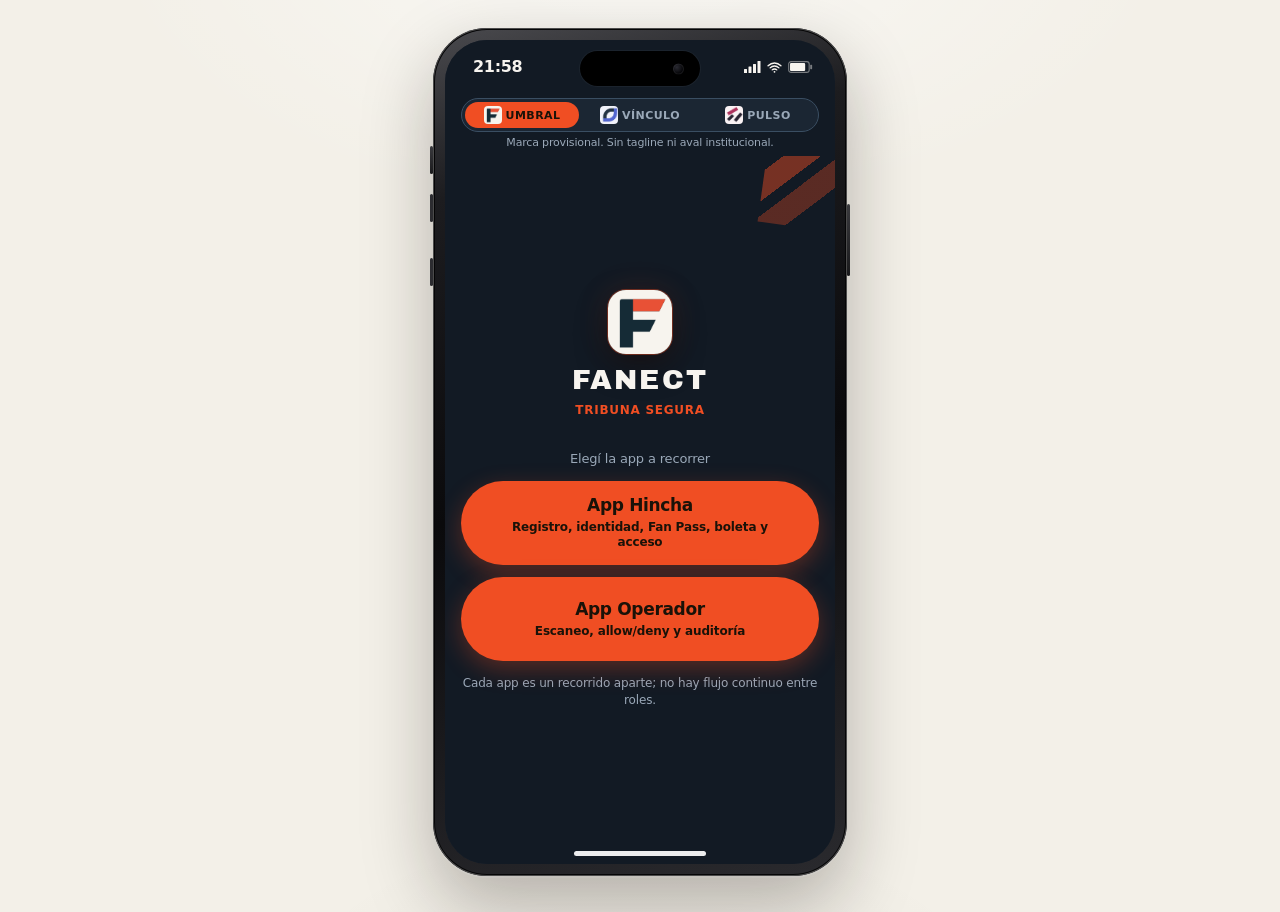
<file: index.html>
<!DOCTYPE html>
<html lang="es" data-theme="umbral" data-app="hub">
<head>
<meta charset="UTF-8" />
<meta name="viewport" content="width=device-width, initial-scale=1, maximum-scale=1, user-scalable=no, viewport-fit=cover" />
<meta name="theme-color" content="#121a24" />
<title>FANECT — Tribuna Segura</title>
<script>
/* Default theme is umbral. Restore the last route before CSS paints. */
(function () {
  try {
    var t = localStorage.getItem("fanect_theme");
    var colors = { umbral: "#121a24", vinculo: "#0e1628", pulso: "#120c16" };
    if (colors[t]) {
      document.documentElement.setAttribute("data-theme", t);
      var meta = document.querySelector('meta[name="theme-color"]');
      if (meta) meta.setAttribute("content", colors[t]);
    }
  } catch (e) {}
})();
</script>
<link rel="preconnect" href="https://fonts.googleapis.com" />
<link rel="preconnect" href="https://fonts.gstatic.com" crossorigin />
<link href="https://fonts.googleapis.com/css2?family=Archivo+Black&display=swap" rel="stylesheet" />
<link rel="stylesheet" href="styles.css" />
</head>
<body>
<div class="device-stage">
<div class="device-shell">
<div class="device-screen">
<div class="dynamic-island" aria-hidden="true"></div>
<div id="app" class="phone-frame" data-app="hub">
<div class="status-bar" aria-hidden="true">
<span class="status-time" id="statusTime">9:41</span>
<span class="status-icons">
<svg class="status-signal" viewBox="0 0 17 12" width="17" height="12" aria-hidden="true"><rect x="0" y="8" width="3" height="4" rx="0.5"/><rect x="4.5" y="5.5" width="3" height="6.5" rx="0.5"/><rect x="9" y="3" width="3" height="9" rx="0.5"/><rect x="13.5" y="0" width="3" height="12" rx="0.5"/></svg>
<svg class="status-wifi" viewBox="0 0 16 12" width="15" height="11" aria-hidden="true"><path d="M1 4.2C3.2 2.1 5.5 1.1 8 1.1s4.8 1 7 3.1"/><path d="M3.2 6.4C4.6 5 6.2 4.3 8 4.3s3.4.7 4.8 2.1"/><path d="M5.5 8.6c.7-.7 1.6-1 2.5-1s1.8.3 2.5 1"/><circle cx="8" cy="10.7" r="1"/></svg>
<svg class="status-battery" viewBox="0 0 27 13" width="25" height="12" aria-hidden="true"><rect class="status-battery-body" x="0.7" y="0.7" width="22.2" height="11.6" rx="2.6"/><rect x="2.15" y="2.15" width="16.4" height="8.7" rx="1.2"/><rect class="status-battery-cap" x="24" y="4.1" width="2.1" height="4.8" rx="0.7"/></svg>
</span>
</div>
<div class="theme-switch">
<div class="theme-switch-options" role="radiogroup" aria-label="Ruta de marca provisional. Sin tagline ni aval institucional.">
<button type="button" class="is-active" role="radio" aria-checked="true" data-theme-choice="umbral"><img class="theme-mark" src="assets/mark-umbral.png" alt="" width="18" height="18" />UMBRAL</button>
<button type="button" role="radio" aria-checked="false" data-theme-choice="vinculo"><img class="theme-mark" src="assets/mark-vinculo.png" alt="" width="18" height="18" />VÍNCULO</button>
<button type="button" role="radio" aria-checked="false" data-theme-choice="pulso"><img class="theme-mark" src="assets/mark-pulso.png" alt="" width="18" height="18" />PULSO</button>
</div>
<p class="theme-switch-note">Marca provisional. Sin tagline ni aval institucional.</p>
</div>
<section id="screen-hub" class="screen active" data-screen="hub">
<div class="screen-body centered home-body">
<div class="brand-block">
<div class="logo-mark" aria-hidden="true">
<img class="mark mark-umbral" src="assets/mark-umbral.png" alt="" width="64" height="64" />
<img class="mark mark-vinculo" src="assets/mark-vinculo.png" alt="" width="64" height="64" />
<img class="mark mark-pulso" src="assets/mark-pulso.png" alt="" width="64" height="64" />
</div>
<h1 class="brand-name">FANECT</h1>
<p class="product-name">Tribuna Segura</p>
</div>
<p class="lede">Elegí la app a recorrer</p>
<nav class="hub-actions" aria-label="Apps">
<a class="btn btn-primary btn-block hub-cta" href="hincha/">
<span class="hub-cta-title">App Hincha</span>
<span class="hub-cta-desc">Registro, identidad, Fan Pass, boleta y acceso</span>
</a>
<a class="btn btn-primary btn-block hub-cta" href="operador/">
<span class="hub-cta-title">App Operador</span>
<span class="hub-cta-desc">Escaneo, allow/deny y auditoría</span>
</a>
</nav>
<p class="hub-note">Cada app es un recorrido aparte; no hay flujo continuo entre roles.</p>
</div>
</section>
</div>
<div class="home-indicator" aria-hidden="true"></div>
</div>
</div>
</div>
<script src="js/theme.js"></script>
</body>
</html>
</file>
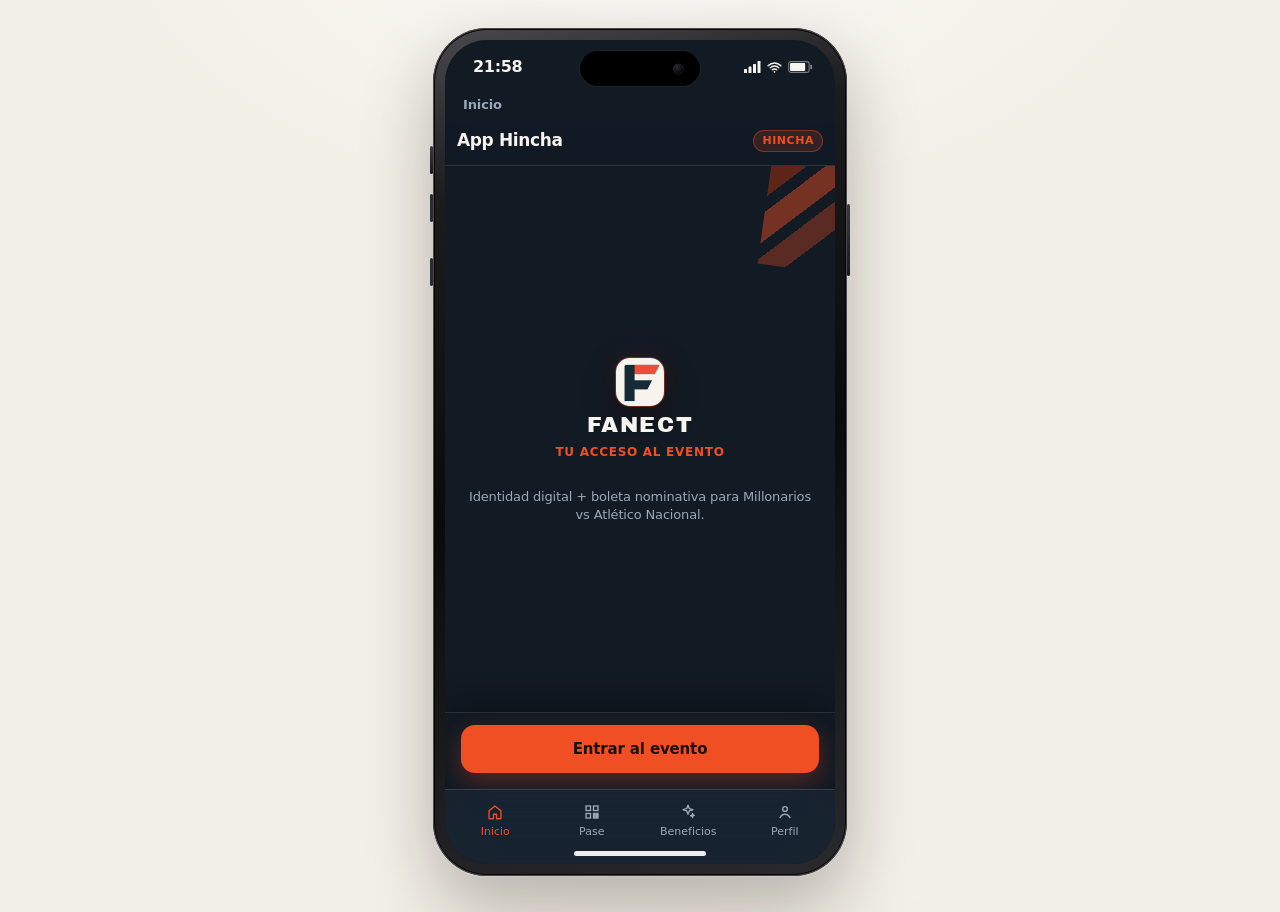
<file: hincha/index.html>
<!DOCTYPE html>
<html lang="es" data-theme="umbral" data-app="hincha">
<head>
<meta charset="UTF-8" />
<meta name="viewport" content="width=device-width, initial-scale=1, maximum-scale=1, user-scalable=no, viewport-fit=cover" />
<meta name="theme-color" content="#121a24" />
<title>FANECT — App Hincha</title>
<script>
/* Default theme is umbral. Restore the last route before CSS paints. */
(function () {
  try {
    var t = localStorage.getItem("fanect_theme");
    var colors = { umbral: "#121a24", vinculo: "#0e1628", pulso: "#120c16" };
    if (colors[t]) {
      document.documentElement.setAttribute("data-theme", t);
      var meta = document.querySelector('meta[name="theme-color"]');
      if (meta) meta.setAttribute("content", colors[t]);
    }
  } catch (e) {}
})();
</script>
<link rel="preconnect" href="https://fonts.googleapis.com" />
<link rel="preconnect" href="https://fonts.gstatic.com" crossorigin />
<link href="https://fonts.googleapis.com/css2?family=Archivo+Black&display=swap" rel="stylesheet" />
<link rel="stylesheet" href="../styles.css" />
</head>
<body>
<div class="device-stage">
<div class="device-shell">
<div class="device-screen">
<div class="dynamic-island" aria-hidden="true"></div>
<div id="app" class="phone-frame" data-app="hincha">
<!-- Status bar (iOS chrome; not a product claim) -->
<div class="status-bar" aria-hidden="true">
<span class="status-time" id="statusTime">9:41</span>
<span class="status-icons">
<svg class="status-signal" viewBox="0 0 17 12" width="17" height="12" aria-hidden="true"><rect x="0" y="8" width="3" height="4" rx="0.5"/><rect x="4.5" y="5.5" width="3" height="6.5" rx="0.5"/><rect x="9" y="3" width="3" height="9" rx="0.5"/><rect x="13.5" y="0" width="3" height="12" rx="0.5"/></svg>
<svg class="status-wifi" viewBox="0 0 16 12" width="15" height="11" aria-hidden="true"><path d="M1 4.2C3.2 2.1 5.5 1.1 8 1.1s4.8 1 7 3.1"/><path d="M3.2 6.4C4.6 5 6.2 4.3 8 4.3s3.4.7 4.8 2.1"/><path d="M5.5 8.6c.7-.7 1.6-1 2.5-1s1.8.3 2.5 1"/><circle cx="8" cy="10.7" r="1"/></svg>
<svg class="status-battery" viewBox="0 0 27 13" width="25" height="12" aria-hidden="true"><rect class="status-battery-body" x="0.7" y="0.7" width="22.2" height="11.6" rx="2.6"/><rect x="2.15" y="2.15" width="16.4" height="8.7" rx="1.2"/><rect class="status-battery-cap" x="24" y="4.1" width="2.1" height="4.8" rx="0.7"/></svg>
</span>
</div>
<a class="hub-return" href="../">Inicio</a>
<!-- Progress (fan flow only) -->
<div id="progressBar" class="progress-bar" hidden>
<div class="progress-track"><div class="progress-fill" id="progressFill"></div></div>
<span class="progress-label" id="progressLabel">Paso 1 de 8</span>
</div>
<!-- APP HINCHA: home -->
<section id="screen-hincha-home" class="screen active" data-screen="hincha-home">
<header class="screen-header">
<h2>App Hincha</h2>
<span class="badge badge-app">HINCHA</span>
</header>
<div class="screen-body centered home-body" id="hinchaBody">
<div id="hinchaLauncher">
<div class="brand-block brand-block-sm">
<div class="logo-mark logo-mark-sm" aria-hidden="true">
<img class="mark mark-umbral" src="../assets/mark-umbral.png" alt="" width="48" height="48" />
<img class="mark mark-vinculo" src="../assets/mark-vinculo.png" alt="" width="48" height="48" />
<img class="mark mark-pulso" src="../assets/mark-pulso.png" alt="" width="48" height="48" />
</div>
<h1 class="brand-name brand-name-sm">FANECT</h1>
<p class="product-name">Tu acceso al evento</p>
</div>
<p class="lede" id="hinchaLede">Identidad digital + boleta nominativa para Millonarios vs Atlético Nacional.</p>
</div>
<div id="hinchaDash" hidden>
<div class="dash-hello">
<div class="dash-kicker-row">
<span class="kicker">Tu hincha</span>
</div>
<h3 id="dashNombre">Hola, Andrés</h3>
<p class="club-label" id="dashClubLabel" data-club="millonarios">Evento: Millonarios</p>
<p id="dashEvento">Millonarios vs Atlético Nacional · El Campín · Bogotá</p>
</div>
<div class="menu-list">
<button type="button" class="menu-row" data-go="pase">
<span class="menu-copy">
<strong>Mi pase digital</strong>
<span id="dashPaseSub">QR de ingreso del evento</span>
</span>
<span class="menu-chev" aria-hidden="true">›</span>
</button>
<button type="button" class="menu-row" data-go="categoria">
<span class="menu-copy">
<strong id="dashTierTitle">Hincha verificado · Piloto</strong>
<span id="dashTierSub">3 de 5 hacia Frecuente</span>
</span>
<span class="menu-chev" aria-hidden="true">›</span>
</button>
<button type="button" class="menu-row" data-go="historial">
<span class="menu-copy">
<strong id="dashLastTitle">Última asistencia</strong>
<span id="dashLastSub">12 sep 2026 · Tribuna Norte</span>
</span>
<span class="menu-chev" aria-hidden="true">›</span>
</button>
<button type="button" class="menu-row" data-go="entrada">
<span class="menu-copy">
<strong>Entrar a otro evento</strong>
<span>Mismo flujo con código del organizador</span>
</span>
<span class="menu-chev" aria-hidden="true">›</span>
</button>
</div>
</div>
<p class="hint" id="hinchaPending" hidden>Hay un enlace a otro evento. En Entrada: cambia el evento y reinicia el pase.</p>
</div>
<div class="screen-actions" id="hinchaActionsLauncher">
<button type="button" class="btn btn-primary btn-block" data-go="entrada">Entrar al evento</button>
</div>
<div class="screen-actions" id="hinchaActionsDash" hidden>
<button type="button" class="btn btn-primary btn-block" data-go="pase">Ver mi pase</button>
</div>
</section>
<!-- 1. Entrada evento -->
<section id="screen-entrada" class="screen" data-screen="entrada" data-fan-step="1">
<header class="screen-header">
<button type="button" class="btn-icon" data-go="hincha-home" aria-label="Volver">←</button>
<h2>Entrada al evento</h2>
</header>
<div class="screen-body">
<div class="event-card">
<div class="event-badge">ACCESO POR CÓDIGO</div>
<p class="club-label" id="eventClubLabel" data-club="millonarios">Evento: Millonarios</p>
<h3 id="eventTitle">Millonarios vs Atlético Nacional</h3>
<p class="muted" id="eventComp">Liga BetPlay</p>
<p class="muted" id="eventPlace">El Campín · Bogotá · Sábado 20:00</p>
<p class="muted small">Evento por invitación (piloto FANECT) · código del organizador. Sin venta en esta pantalla.</p>
</div>
<div class="club-switch" role="radiogroup" aria-label="Evento">
<button type="button" class="club-chip is-selected" role="radio" data-event="MFC-DEMO-2026" data-club="millonarios" aria-checked="true">Evento: Millonarios</button>
<button type="button" class="club-chip" role="radio" data-event="NAC-DEMO-2026" data-club="nacional" aria-checked="false">Evento: Nacional</button>
</div>
<div id="eventResetWarn" class="event-reset" hidden>
<p id="eventResetCopy">Cambia el evento y reinicia el pase.</p>
<button type="button" class="btn btn-secondary btn-block" id="btnConfirmEvent">Cambiar evento y reiniciar pase</button>
<button type="button" class="btn btn-ghost btn-block" id="btnCancelEvent">Mantener este evento</button>
</div>
<label class="field">
<span class="field-label">Código / enlace del evento</span>
<input type="text" id="eventCode" value="MFC-DEMO-2026" readonly class="input" />
</label>
<p class="hint" id="aliasHint" hidden>Deep link resuelto al evento vigente.</p>
<p class="hint">En producción el hincha llega por link o QR del organizador. El acceso en puerta es el QR Fanect.</p>
</div>
<div class="screen-actions">
<button type="button" class="btn btn-primary btn-block" data-go="registro">Continuar al registro</button>
</div>
</section>
<!-- 2. Registro -->
<section id="screen-registro" class="screen" data-screen="registro" data-fan-step="2">
<header class="screen-header">
<button type="button" class="btn-icon" data-go="entrada" aria-label="Volver">←</button>
<h2>Registro</h2>
</header>
<div class="screen-body">
<p class="muted small">Datos mínimos para el piloto.</p>
<label class="field">
<span class="field-label">Nombre completo</span>
<input type="text" id="regNombre" class="input" value="Andrés Díaz" autocomplete="name" />
</label>
<label class="field">
<span class="field-label">Documento (CC)</span>
<input type="text" id="regDoc" class="input" value="1.234.567.890" inputmode="numeric" />
</label>
<label class="field">
<span class="field-label">Celular</span>
<input type="tel" id="regCel" class="input" value="300 123 4567" />
</label>
<label class="field">
<span class="field-label">Correo</span>
<input type="email" id="regEmail" class="input" value="andres@fanect.co" />
</label>
</div>
<div class="screen-actions">
<button type="button" class="btn btn-primary btn-block" id="btnRegistro">Continuar</button>
</div>
</section>
<!-- 3. Consentimientos -->
<section id="screen-consentimientos" class="screen" data-screen="consentimientos" data-fan-step="3">
<header class="screen-header">
<button type="button" class="btn-icon" data-go="registro" aria-label="Volver">←</button>
<h2>Consentimientos</h2>
</header>
<div class="screen-body">
<p class="muted small">Cada propósito por separado. No hay “aceptar todo”.</p>
<div class="consent-list">
<label class="consent-item">
<div class="consent-text">
<strong>Identidad</strong>
<span>Verificar mi identidad para el Fan Pass del evento (tratamiento de datos de identificación).</span>
</div>
<input type="checkbox" id="consentId" class="toggle" />
</label>
<label class="consent-item">
<div class="consent-text">
<strong>Acceso al evento</strong>
<span>Vincular boleta nominativa y generar QR de ingreso; registro de validaciones en puerta.</span>
</div>
<input type="checkbox" id="consentAcceso" class="toggle" />
</label>
<label class="consent-item">
<div class="consent-text">
<strong>Comunicaciones</strong>
<span>Recibir avisos del evento y del piloto (opcional; no bloquea el acceso).</span>
</div>
<input type="checkbox" id="consentComms" class="toggle" />
</label>
</div>
<p class="hint" id="consentHint">Debes aceptar Identidad y Acceso para continuar.</p>
<p class="hint">Más adelante, en <button type="button" class="text-link" data-go="privacidad">Perfil → Privacidad</button>: comunicaciones y acceso rápido siguen siendo opcionales. El QR y el documento bastan para entrar.</p>
</div>
<div class="screen-actions">
<button type="button" class="btn btn-primary btn-block" id="btnConsent" disabled>Continuar</button>
</div>
</section>
<!-- 4. Verificación identidad -->
<section id="screen-verificacion" class="screen" data-screen="verificacion" data-fan-step="4">
<header class="screen-header">
<button type="button" class="btn-icon" data-go="consentimientos" aria-label="Volver">←</button>
<h2>Verificación de identidad</h2>
</header>
<div class="screen-body">
<p class="muted small">Elige cómo verificar. La ruta con proveedor queda para una integración posterior; la asistida no biométrica es la rama del piloto.</p>
<div class="choice-cards">
<button type="button" class="choice-card" id="choiceProvider">
<span class="choice-title">Proveedor de identidad</span>
<span class="choice-desc">Verificación con proveedor (integración posterior).</span>
</button>
<button type="button" class="choice-card choice-card-accent" id="choiceAsistida">
<span class="choice-title">Ruta asistida no biométrica</span>
<span class="choice-desc">Validación manual asistida: documento + selfie de control (sin matching 1:N).</span>
<span class="badge badge-branch">RAMA P0</span>
</button>
</div>
</div>
</section>
<!-- 4b. Ruta asistida (branch) -->
<section id="screen-asistida" class="screen" data-screen="asistida" data-fan-step="4">
<header class="screen-header">
<button type="button" class="btn-icon" data-go="verificacion" aria-label="Volver">←</button>
<h2>Ruta asistida</h2>
</header>
<div class="screen-body">
<div class="info-card">
<p><strong>Pasos del operador de verificación</strong> (sin biometría 1:N):</p>
<ol class="steps-list">
<li>Captura / carga de documento (CC)</li>
<li>Selfie de control (archivo, no matching facial)</li>
<li>Revisión asistida por agente del piloto</li>
</ol>
</div>
<label class="field">
<span class="field-label">Documento (foto)</span>
<div class="fake-upload" id="uploadDoc">📄 Documento cargado · CC lista</div>
</label>
<label class="field">
<span class="field-label">Selfie de control</span>
<div class="fake-upload" id="uploadSelfie">📷 Selfie de control · lista</div>
</label>
<label class="field">
<span class="field-label">Estado revisión</span>
<select id="asistidaEstado" class="input">
<option value="pendiente">Pendiente de revisión</option>
<option value="aprobado" selected>Aprobado por agente</option>
<option value="rechazado">Rechazado</option>
</select>
</label>
</div>
<div class="screen-actions">
<button type="button" class="btn btn-primary btn-block" id="btnAsistida">Enviar a verificación</button>
</div>
</section>
<!-- 4c. Proveedor de identidad -->
<section id="screen-proveedor" class="screen" data-screen="proveedor" data-fan-step="4">
<header class="screen-header">
<button type="button" class="btn-icon" data-go="verificacion" aria-label="Volver">←</button>
<h2>Proveedor de identidad</h2>
</header>
<div class="screen-body centered">
<div class="spinner" id="provSpinner" aria-hidden="true"></div>
<p id="provText">Conectando con proveedor de identidad…</p>
<p class="hint">No hay integración real.</p>
</div>
</section>
<!-- 5. Resultado verificación -->
<section id="screen-resultado" class="screen" data-screen="resultado" data-fan-step="5">
<header class="screen-header">
<h2>Resultado</h2>
</header>
<div class="screen-body centered">
<div class="result-icon success" aria-hidden="true">✓</div>
<h3 id="resultadoTitulo">Identidad verificada</h3>
<p class="tier-line"><span class="badge badge-ok" id="resultadoTier">Hincha verificado · Piloto</span></p>
<p class="muted" id="resultadoDesc">Tu identidad fue confirmada para este evento.</p>
<div class="kv-card" id="resultadoMeta"></div>
</div>
<div class="screen-actions">
<button type="button" class="btn btn-primary btn-block" data-go="fanpass">Activar Fan Pass</button>
</div>
</section>
<!-- 6. Fan Pass activado -->
<section id="screen-fanpass" class="screen" data-screen="fanpass" data-fan-step="6">
<header class="screen-header">
<h2>Fan Pass</h2>
</header>
<div class="screen-body">
<div class="pass-card">
<div class="pass-top">
<span class="pass-brand">FANECT</span>
<span class="badge badge-ok">ACTIVO</span>
</div>
<h3 id="passNombre">Andrés Díaz</h3>
<p class="club-label" id="passClubLabel" data-club="millonarios">Evento: Millonarios</p>
<p class="muted" id="passEvento">Millonarios vs Atlético Nacional · Liga BetPlay</p>
<p class="muted small" id="passPlace">El Campín · Bogotá · Sábado 20:00</p>
<p class="tier-line"><span class="badge badge-ok" id="fanpassTier">Hincha verificado · Piloto</span></p>
<div class="pass-id">FP-<span id="passId">A1B2C3</span></div>
</div>
<p class="hint">Siguiente: vincular tu boleta nominativa al Fan Pass. Tu perfil queda en esta app.</p>
</div>
<div class="screen-actions">
<button type="button" class="btn btn-primary btn-block" data-go="boleta">Vincular boleta</button>
<button type="button" class="btn btn-secondary btn-block" data-go="perfil">Ir a mi perfil</button>
</div>
</section>
<!-- 7. Vincular boleta -->
<section id="screen-boleta" class="screen" data-screen="boleta" data-fan-step="7">
<header class="screen-header">
<button type="button" class="btn-icon" data-go="fanpass" aria-label="Volver">←</button>
<h2>Vincular boleta</h2>
</header>
<div class="screen-body">
<p class="muted small"><strong>Tiquetera del club.</strong> Elige una boleta nominativa.</p>
<div class="ticket-list" id="ticketList" role="listbox" aria-label="Boletas disponibles"></div>
<p class="hint" id="boletaHint">La boleta nominativa la acredita la tiquetera del club. La tiquetera de este evento es Entradas Millonarios. En la puerta el operador lee el QR Fanect.</p>
</div>
<div class="screen-actions">
<button type="button" class="btn btn-primary btn-block" id="btnVincular" disabled>Vincular boleta seleccionada</button>
</div>
</section>
<!-- 8. Pase + QR dinámico -->
<section id="screen-pase" class="screen" data-screen="pase" data-fan-step="8">
<header class="screen-header">
<button type="button" class="btn-icon" data-go="hincha-home" aria-label="Inicio hincha">⌂</button>
<h2>Tu pase</h2>
</header>
<div class="screen-body">
<div class="qr-card">
<div class="qr-meta">
<div class="qr-meta-copy">
<p class="club-label" id="paseClubLabel" data-club="millonarios">Evento: Millonarios</p>
<span id="paseSector">Lateral Norte · Fila 12 · Asiento 08</span>
<p class="muted small" id="paseEvento">Millonarios vs Atlético Nacional · El Campín · Bogotá · Sábado 20:00</p>
</div>
<span class="badge badge-ok" id="paseEstado">VÁLIDO</span>
</div>
<div class="pase-quick">
<button type="button" class="pase-quick-btn" data-go="categoria">
<span id="paseTierSub">Hincha verificado · Piloto</span>
</button>
<button type="button" class="pase-quick-btn" data-go="beneficios">Beneficios</button>
</div>
<div class="qr-box" id="qrBox" aria-label="Código QR dinámico">
<canvas id="qrCanvas" width="200" height="200"></canvas>
</div>
<div class="ttl-row">
<span>TTL del QR</span>
<strong id="qrTtl">45 s</strong>
</div>
<p class="mono small" id="qrPayload">qr:…</p>
</div>
<p class="footnote">Muestra este QR Fanect en la puerta. La validación se hace en la App Operador.</p>
</div>
<div class="screen-actions">
<button type="button" class="btn btn-secondary btn-block" id="btnRotar">Rotar QR</button>
</div>
</section>
<!-- Perfil hincha -->
<section id="screen-perfil" class="screen" data-screen="perfil">
<header class="screen-header">
<h2>Perfil</h2>
</header>
<div class="screen-body">
<div class="profile-hero">
<p class="kicker">Perfil y decisiones</p>
<div class="avatar" id="perfilIniciales" aria-hidden="true">AD</div>
<h3 id="perfilNombre">Andrés Díaz</h3>
<p class="club-label" id="perfilClubLabel" data-club="millonarios">Evento: Millonarios</p>
<p class="muted small" id="perfilEvento">Millonarios vs Atlético Nacional · El Campín · Bogotá · Sábado 20:00</p>
<p class="muted small" id="perfilFavorito">Club del evento: Millonarios FC</p>
<div id="perfilPassBadge"><span class="badge badge-ok">FAN PASS ACTIVO</span></div>
<p class="pass-id" id="perfilFp">FP-A1B2C3</p>
</div>
<div class="kv-card">
<dl>
<dt>Documento</dt><dd id="perfilDoc">CC ···· 890</dd>
<dt>Celular</dt><dd id="perfilCel">··· ··· 4567</dd>
<dt>Correo</dt><dd id="perfilEmail">d•••@fanect.co</dd>
</dl>
</div>
<div class="stack gap-md">
<p class="field-label">Decisiones de datos</p>
<div class="chip-row" id="perfilChips"></div>
</div>
<div class="menu-list">
<button type="button" class="menu-row" data-go="historial">
<span class="menu-copy">
<strong>Partidos asistidos</strong>
<span id="perfilHistorialSub">Historial de la temporada</span>
</span>
<span class="menu-chev" aria-hidden="true">›</span>
</button>
<button type="button" class="menu-row" data-go="categoria">
<span class="menu-copy">
<strong>Categoría</strong>
<span id="perfilTierLabel">Hincha verificado · Piloto</span>
</span>
<span class="menu-chev" aria-hidden="true">›</span>
</button>
</div>
</div>
<div class="screen-actions">
<button type="button" class="btn btn-primary btn-block" id="perfilCtaPase" data-go="pase">Ver mi pase</button>
<button type="button" class="btn btn-secondary btn-block" data-go="privacidad">Editar preferencias</button>
</div>
</section>
<!-- Historial de asistencia -->
<section id="screen-historial" class="screen" data-screen="historial">
<header class="screen-header">
<button type="button" class="btn-icon" data-go="perfil" aria-label="Volver al perfil">←</button>
<h2>Partidos asistidos</h2>
</header>
<div class="screen-body">
<div id="historialFilled">
<div class="season-banner">
<div>
<p class="kicker">Esta temporada</p>
<h3><span id="historialCount">3</span> partidos</h3>
<p class="club-label" id="historialClubLabel" data-club="millonarios">Evento: Millonarios</p>
<p class="muted small" id="historialClub">Millonarios FC · piloto</p>
</div>
</div>
<div class="history-list" id="historialList"></div>
<p class="footnote">Asistencias de la temporada. Ninguna fila trae marcador oficial.</p>
</div>
<div id="historialEmpty" class="empty-card" hidden>
<h3>Aún no hay partidos</h3>
<p class="muted">Activa tu Fan Pass en el evento para ver el historial del piloto.</p>
</div>
</div>
<div class="screen-actions" id="historialActionsEmpty" hidden>
<button type="button" class="btn btn-primary btn-block" data-go="entrada">Entrar al evento</button>
</div>
</section>
<!-- Categoría -->
<section id="screen-categoria" class="screen" data-screen="categoria">
<header class="screen-header">
<button type="button" class="btn-icon" data-go="perfil" aria-label="Volver al perfil">←</button>
<h2>Categoría</h2>
</header>
<div class="screen-body">
<div class="tier-card">
<p class="kicker">Categoría del piloto</p>
<h3 id="categoriaNombre">Hincha verificado · Piloto</h3>
<p class="muted small" id="categoriaNext">Siguiente nivel: Frecuente</p>
<div class="tier-track" role="progressbar" aria-valuemin="0" aria-valuemax="5" aria-valuenow="3" id="tierBar">
<div class="tier-fill" id="tierFill"></div>
</div>
<div class="tier-scale">
<span id="tierProgressLabel">3 de 5 asistencias</span>
<span id="tierGoalLabel">Frecuente</span>
</div>
</div>
<div class="stack gap-md">
<p class="field-label">Desbloqueados</p>
<ul class="unlock-list" id="tierUnlocked"></ul>
</div>
<div class="stack gap-md">
<p class="field-label">Por desbloquear</p>
<ul class="unlock-list" id="tierLocked"></ul>
</div>
<p class="hint">La categoría es del piloto. No es una membresía de un club real ni un puntaje de riesgo.</p>
</div>
</section>
<!-- Beneficios -->
<section id="screen-beneficios" class="screen" data-screen="beneficios">
<header class="screen-header">
<h2>Más beneficios</h2>
</header>
<div class="screen-body">
<p class="muted small">El pase digital abre la puerta y, en el piloto, estos beneficios. Merch, contenido y apuestas quedan para después.</p>
<div class="benefit-grid" id="beneficiosGrid"></div>
<p class="footnote">Servicios futuros: sin pagos, sin cuotas y sin club real. Los avisos dependen del permiso de comunicaciones.</p>
</div>
<div class="screen-actions">
<button type="button" class="btn btn-primary btn-block" data-go="pase">Abrir QR de ingreso</button>
<button type="button" class="btn btn-ghost btn-block" data-go="privacidad">Ajustar permisos</button>
</div>
</section>
<!-- Privacidad -->
<section id="screen-privacidad" class="screen" data-screen="privacidad">
<header class="screen-header">
<button type="button" class="btn-icon" data-go="perfil" aria-label="Volver al perfil">←</button>
<h2>Privacidad</h2>
</header>
<div class="screen-body">
<div class="info-card">
<p class="kicker">Reglas claras</p>
<h3 class="privacy-title">Datos protegidos</h3>
<ul class="purpose-list">
<li><strong>Acceso.</strong> Validar el ingreso y dejar constancia en puerta.</li>
<li><strong>Identidad.</strong> Emitir el Fan Pass de este evento. Es el piloto, no un KYC bancario.</li>
<li><strong>Comunicaciones.</strong> Avisos del evento, solo si los aceptas.</li>
<li><strong>Acceso rápido.</strong> Atajo opcional. El QR y el documento siguen disponibles.</li>
</ul>
</div>
<div class="consent-list">
<label class="consent-item">
<div class="consent-text">
<strong>Datos de acceso, no publicidad</strong>
<span id="prefNoAdsCopy">Los datos de validación en puerta no se usan para anuncios ni se venden.</span>
</div>
<input type="checkbox" id="prefNoAds" class="toggle" checked />
</label>
<label class="consent-item">
<div class="consent-text">
<strong>Comunicaciones</strong>
<span id="prefCommsCopy">Avisos del evento y del piloto. Opcional: no bloquea el acceso.</span>
</div>
<input type="checkbox" id="prefComms" class="toggle" />
</label>
<label class="consent-item">
<div class="consent-text">
<strong>Acceso rápido</strong>
<span id="prefRapidoCopy">Opcional. Puedes entrar con el QR, con documento en la ruta asistida, o con este atajo. Sin reconocimiento facial en la puerta.</span>
</div>
<input type="checkbox" id="prefRapido" class="toggle" />
</label>
</div>
<p class="hint">Estas preferencias quedan solo en este dispositivo.</p>
</div>
<div class="screen-actions">
<button type="button" class="btn btn-primary btn-block" data-go="perfil">Volver al perfil</button>
</div>
</section>
<!-- Tab bar: Hincha only -->
<nav id="tabBarHincha" class="tab-bar tab-bar-hincha" aria-label="Navegación App Hincha">
<button type="button" class="tab-item is-active" data-go="hincha-home" data-nav="hincha-home" aria-current="page">
<span class="tab-icon" aria-hidden="true"><svg viewBox="0 0 24 24" width="18" height="18" fill="none" stroke="currentColor" stroke-width="1.8" stroke-linecap="round" stroke-linejoin="round"><path d="M4 10.5 12 4l8 6.5V20a1 1 0 0 1-1 1h-5v-6H10v6H5a1 1 0 0 1-1-1z"/></svg></span>
<span class="tab-label">Inicio</span>
</button>
<button type="button" class="tab-item" data-go="pase" data-nav="pase">
<span class="tab-icon" aria-hidden="true"><svg viewBox="0 0 24 24" width="18" height="18" fill="none" stroke="currentColor" stroke-width="1.8"><rect x="4" y="4" width="6" height="6"/><rect x="14" y="4" width="6" height="6"/><rect x="4" y="14" width="6" height="6"/><path d="M14 14h2v2h-2zM18 14h2v2h-2zM14 18h2v2h-2zM18 18h2v2h-2z"/></svg></span>
<span class="tab-label">Pase</span>
</button>
<button type="button" class="tab-item" data-go="beneficios" data-nav="beneficios">
<span class="tab-icon" aria-hidden="true"><svg viewBox="0 0 24 24" width="18" height="18" fill="none" stroke="currentColor" stroke-width="1.8" stroke-linecap="round" stroke-linejoin="round"><path d="m12 3 1.8 4.6L18.5 9l-4.7 1.4L12 15l-1.8-4.6L5.5 9l4.7-1.4z"/><path d="m18 14 .7 1.8 1.8.7-1.8.5L18 19.5l-.7-2-1.8-.5 1.8-.7z"/></svg></span>
<span class="tab-label">Beneficios</span>
</button>
<button type="button" class="tab-item" data-go="perfil" data-nav="perfil">
<span class="tab-icon" aria-hidden="true"><svg viewBox="0 0 24 24" width="18" height="18" fill="none" stroke="currentColor" stroke-width="1.8" stroke-linecap="round"><circle cx="12" cy="8" r="3.2"/><path d="M5.5 19.5c1.2-3 3.4-4.5 6.5-4.5s5.3 1.5 6.5 4.5"/></svg></span>
<span class="tab-label">Perfil</span>
</button>
</nav>
</div>
<div class="home-indicator" aria-hidden="true"></div>
</div>
</div>
</div>
<script src="../js/theme.js"></script>
<script src="../js/runtime.js"></script>
</body>
</html>
</file>
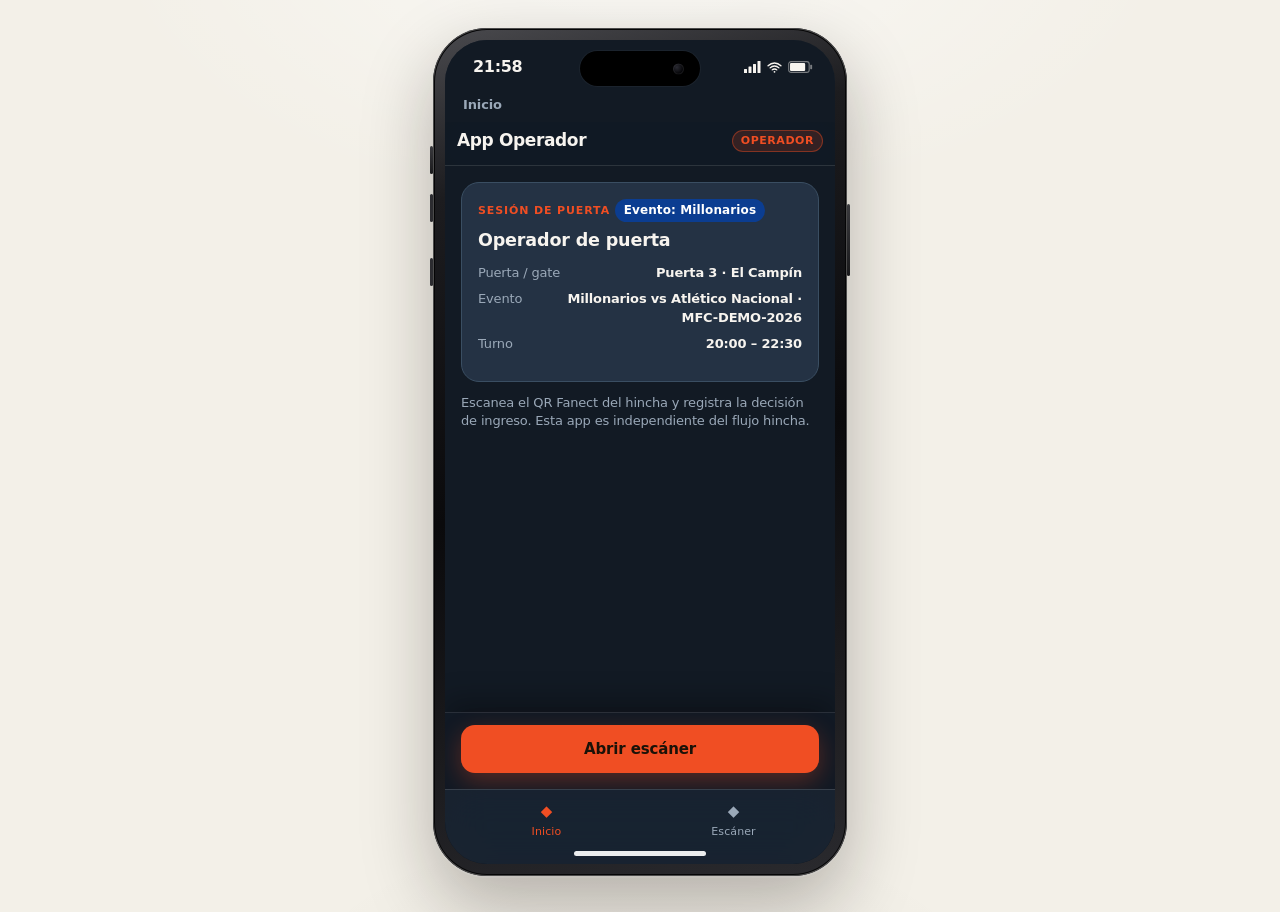
<file: operador/index.html>
<!DOCTYPE html>
<html lang="es" data-theme="umbral" data-app="operador">
<head>
<meta charset="UTF-8" />
<meta name="viewport" content="width=device-width, initial-scale=1, maximum-scale=1, user-scalable=no, viewport-fit=cover" />
<meta name="theme-color" content="#121a24" />
<title>FANECT — App Operador</title>
<script>
/* Default theme is umbral. Restore the last route before CSS paints. */
(function () {
  try {
    var t = localStorage.getItem("fanect_theme");
    var colors = { umbral: "#121a24", vinculo: "#0e1628", pulso: "#120c16" };
    if (colors[t]) {
      document.documentElement.setAttribute("data-theme", t);
      var meta = document.querySelector('meta[name="theme-color"]');
      if (meta) meta.setAttribute("content", colors[t]);
    }
  } catch (e) {}
})();
</script>
<link rel="preconnect" href="https://fonts.googleapis.com" />
<link rel="preconnect" href="https://fonts.gstatic.com" crossorigin />
<link href="https://fonts.googleapis.com/css2?family=Archivo+Black&display=swap" rel="stylesheet" />
<link rel="stylesheet" href="../styles.css" />
</head>
<body>
<div class="device-stage">
<div class="device-shell">
<div class="device-screen">
<div class="dynamic-island" aria-hidden="true"></div>
<div id="app" class="phone-frame" data-app="operador">
<!-- Status bar (iOS chrome; not a product claim) -->
<div class="status-bar" aria-hidden="true">
<span class="status-time" id="statusTime">9:41</span>
<span class="status-icons">
<svg class="status-signal" viewBox="0 0 17 12" width="17" height="12" aria-hidden="true"><rect x="0" y="8" width="3" height="4" rx="0.5"/><rect x="4.5" y="5.5" width="3" height="6.5" rx="0.5"/><rect x="9" y="3" width="3" height="9" rx="0.5"/><rect x="13.5" y="0" width="3" height="12" rx="0.5"/></svg>
<svg class="status-wifi" viewBox="0 0 16 12" width="15" height="11" aria-hidden="true"><path d="M1 4.2C3.2 2.1 5.5 1.1 8 1.1s4.8 1 7 3.1"/><path d="M3.2 6.4C4.6 5 6.2 4.3 8 4.3s3.4.7 4.8 2.1"/><path d="M5.5 8.6c.7-.7 1.6-1 2.5-1s1.8.3 2.5 1"/><circle cx="8" cy="10.7" r="1"/></svg>
<svg class="status-battery" viewBox="0 0 27 13" width="25" height="12" aria-hidden="true"><rect class="status-battery-body" x="0.7" y="0.7" width="22.2" height="11.6" rx="2.6"/><rect x="2.15" y="2.15" width="16.4" height="8.7" rx="1.2"/><rect class="status-battery-cap" x="24" y="4.1" width="2.1" height="4.8" rx="0.7"/></svg>
</span>
</div>
<a class="hub-return" href="../">Inicio</a>
<!-- APP OPERADOR: home -->
<section id="screen-operador-home" class="screen active" data-screen="operador-home">
<header class="screen-header">
<h2>App Operador</h2>
<span class="badge badge-app badge-app-op">OPERADOR</span>
</header>
<div class="screen-body">
<div class="info-card session-card">
<div class="event-badge">SESIÓN DE PUERTA</div>
<p class="club-label" id="opClubLabel" data-club="millonarios">Evento: Millonarios</p>
<h3>Operador de puerta</h3>
<dl class="session-meta">
<div><dt>Puerta / gate</dt><dd id="opGate">Puerta 3 · El Campín</dd></div>
<div><dt>Evento</dt><dd id="opEvento">Millonarios vs Atlético Nacional · MFC-DEMO-2026</dd></div>
<div><dt>Turno</dt><dd id="opTurno">20:00 – 22:30</dd></div>
</dl>
</div>
<p class="muted small">Escanea el QR Fanect del hincha y registra la decisión de ingreso. Esta app es independiente del flujo hincha.</p>
</div>
<div class="screen-actions">
<button type="button" class="btn btn-primary btn-block" data-go="scanner">Abrir escáner</button>
</div>
</section>
<!-- 9. Scanner -->
<section id="screen-scanner" class="screen" data-screen="scanner">
<header class="screen-header">
<button type="button" class="btn-icon" data-go="operador-home" aria-label="Volver">←</button>
<h2>Escáner de acceso</h2>
</header>
<div class="screen-body">
<div class="scanner-view">
<div class="scanner-frame"></div>
<p class="muted small">Vista cámara</p>
</div>
<p class="field-label">Estado del QR a escanear</p>
<div class="state-grid" id="stateGrid">
<button type="button" class="state-btn" data-qr-state="valido">Válido</button>
<button type="button" class="state-btn" data-qr-state="usado">Usado</button>
<button type="button" class="state-btn" data-qr-state="expirado">Expirado</button>
<button type="button" class="state-btn" data-qr-state="replay">Replay</button>
</div>
</div>
<div class="screen-actions">
<button type="button" class="btn btn-primary btn-block" id="btnScan" disabled>Escanear QR seleccionado</button>
</div>
</section>
<!-- 10. Decisión -->
<section id="screen-decision" class="screen" data-screen="decision">
<header class="screen-header">
<button type="button" class="btn-icon" data-go="scanner" aria-label="Volver">←</button>
<h2>Decisión de acceso</h2>
</header>
<div class="screen-body centered">
<div id="decisionBanner" class="decision-banner"></div>
<div class="kv-card" id="decisionMeta"></div>
</div>
<div class="screen-actions">
<button type="button" class="btn btn-primary btn-block" id="btnAuditoria">Ver mini auditoría</button>
<button type="button" class="btn btn-ghost btn-block" data-go="scanner">Escanear otro</button>
</div>
</section>
<!-- 11. Mini auditoría -->
<section id="screen-auditoria" class="screen" data-screen="auditoria">
<header class="screen-header">
<button type="button" class="btn-icon" data-go="decision" aria-label="Volver">←</button>
<h2>Mini auditoría</h2>
</header>
<div class="screen-body">
<p class="muted small">Correlación mínima: hincha ↔ boleta ↔ QR ↔ decisión.</p>
<div class="audit-card" id="auditCard"></div>
</div>
<div class="screen-actions">
<button type="button" class="btn btn-secondary btn-block" data-go="operador-home">Volver a inicio operador</button>
</div>
</section>
<!-- Tab bar: Operador only -->
<nav id="tabBarOperador" class="tab-bar tab-bar-operador" aria-label="Navegación App Operador">
<button type="button" class="tab-item" data-go="operador-home" data-nav="operador-home">
<span class="tab-icon" aria-hidden="true">◆</span>
<span class="tab-label">Inicio</span>
</button>
<button type="button" class="tab-item" data-go="scanner" data-nav="scanner">
<span class="tab-icon" aria-hidden="true">◆</span>
<span class="tab-label">Escáner</span>
</button>
</nav>
</div>
<div class="home-indicator" aria-hidden="true"></div>
</div>
</div>
</div>
<script src="../js/theme.js"></script>
<script src="../js/runtime.js"></script>
</body>
</html>
</file>
<file: styles.css>
/* FANECT / Tribuna Segura — P0 móvil
   Brand routes (T-15), sampled from the 30 sep 2026 board
   “Fanect / tres rutas de identidad”. Default theme: umbral
   (dark fondo of route A — closest to the previous dark POC chrome).
   The old sports lime is not a brand accent anymore.

   STATUS TOKENS below are constant. Do not override them inside
   [data-theme]. Allow / deny / review / expired / used / replay /
   --status-sim-* / RAMA P0 must not follow UMBRAL orange, VÍNCULO blue,
   or PULSO magenta. */

:root {
  /* —— Semantic status (fixed across every data-theme) —— */
  --status-allow: #16a34a !important;
  --status-allow-ink: #86efac !important;
  --status-allow-bg: rgba(22, 163, 74, 0.2) !important;
  --status-allow-border: #16a34a !important;
  --status-deny: #e11d2e !important;
  --status-deny-ink: #fecaca !important;
  --status-deny-bg: rgba(225, 29, 46, 0.22) !important;
  --status-deny-border: #e11d2e !important;
  --status-review: #d97706 !important;
  --status-review-ink: #fde68a !important;
  --status-review-bg: rgba(217, 119, 6, 0.22) !important;
  --status-review-border: #d97706 !important;
  --status-neutral: #6b7280 !important;
  --status-neutral-ink: #e5e7eb !important;
  --status-neutral-bg: rgba(107, 114, 128, 0.24) !important;
  --status-neutral-border: #9ca3af !important;
  --status-sim-bg: #ffe14a !important;
  --status-sim-ink: #14120a !important;
  --status-sim-border: #14120a !important;
  --status-branch-ink: #e2e8f0 !important;
  --status-branch-bg: rgba(148, 163, 184, 0.16) !important;
  --status-branch-border: #94a3b8 !important;
  /* Aliases so any leftover status rule stays semantic, not brand. */
  --ok: var(--status-allow) !important;
  --danger: var(--status-deny) !important;
  --warn: var(--status-review) !important;
  --primary: var(--brand) !important;
  --primary-dim: var(--brand-dim) !important;
  --primary-deep: var(--brand-deep) !important;
  --accent: var(--brand-ink) !important;

  --radius: 14px;
  /* UI chrome tracks SF Pro. The wordmark stays Archivo Black. */
  --font: -apple-system, BlinkMacSystemFont, "SF Pro Text", system-ui, "Segoe UI", Roboto, "Helvetica Neue", Arial, sans-serif;
  --font-brand: "Archivo Black", "Arial Black", system-ui, sans-serif;
  --phone-w: 390px;
  /* Cleared by the fake home indicator on desktop; real safe-area on a narrow phone. */
  --home-inset: 18px;

  --text-2xs: 0.6875rem;
  --text-xs: 0.75rem;
  --text-sm: 0.8125rem;
  --text-md: 0.9375rem;
  --text-lg: 1.0625rem;
  --text-xl: 1.375rem;
  --text-2xl: 1.75rem;
  --leading-tight: 1.2;
  --leading: 1.4;
  --tracking-brand: 0.08em;
  --tracking-label: 0.06em;
  --space-1: 4px;
  --space-2: 8px;
  --space-3: 12px;
  --space-4: 16px;
  --space-5: 20px;
  --space-6: 24px;
  --radius-lg: 18px;
  --tap: 48px;
  --tap-sm: 44px;
  --ease-out: cubic-bezier(0.22, 1, 0.36, 1);
  --dur-fast: 120ms;
  --dur-med: 220ms;
  --shift: 8px;
}

/* —— UMBRAL (default): fondo oscuro + coral on the F’s top bar —— */
:root,
:root[data-theme="umbral"] {
  --canvas: #f3f0e8;
  --bg: #121a24;
  --bg-elev: #1b2633;
  --bg-card: #243244;
  --border: #3a4e62;
  --text: #f7f4ef;
  --muted: #9aa8b8;
  --brand: #f04e23;
  --brand-ink: #f04e23;
  --brand-dim: #c2411a;
  --brand-deep: #8c2e12;
  --on-brand: #1a1208;
  --mark-plate: #0c1218;
}

/* VÍNCULO — fondo navy + royal / periwinkle. Text accent is the same
   hue lifted so it stays readable on the dark fondo. */
:root[data-theme="vinculo"] {
  --canvas: #e6edf6;
  --bg: #0e1628;
  --bg-elev: #172338;
  --bg-card: #1e2d48;
  --border: #334868;
  --text: #f4f7fb;
  --muted: #a9b7cc;
  --brand: #2f5bff;
  --brand-ink: #8eaaff;
  --brand-dim: #2448d4;
  --brand-deep: #1a3499;
  --on-brand: #ffffff;
  --mark-plate: #090f1c;
}

/* PULSO — near-black purple + magenta/maroon. Mark and buttons use the
   board magenta; small text uses a lighter tint of that same hue. */
:root[data-theme="pulso"] {
  --canvas: #f6eef3;
  --bg: #120c16;
  --bg-elev: #1c1422;
  --bg-card: #28182e;
  --border: #433048;
  --text: #f8f3f6;
  --muted: #c4a8b6;
  --brand: #c2185b;
  --brand-ink: #f472b6;
  --brand-dim: #9b1249;
  --brand-deep: #6e0d34;
  --on-brand: #ffffff;
  --mark-plate: #0c0810;
}

*, *::before, *::after { box-sizing: border-box; margin: 0; padding: 0; }

html, body {
  min-height: 100%;
  background: var(--canvas);
  color: var(--text);
  font-family: var(--font);
  line-height: 1.4;
  letter-spacing: -0.011em;
  -webkit-font-smoothing: antialiased;
  color-scheme: dark;
}

html {
  font-size: 16px;
}

body {
  min-height: 100dvh;
  font-size: var(--text-md);
  font-weight: 500;
}

:focus-visible {
  outline: 2px solid var(--brand-ink);
  outline-offset: 2px;
}

/* Desktop: centered iPhone 14/15 shell. Narrow viewports drop the bezel. */
.device-stage {
  min-height: 100dvh;
  display: flex;
  align-items: center;
  justify-content: center;
  padding: 28px 24px 36px;
  background:
    radial-gradient(900px 480px at 50% -8%, rgba(255, 255, 255, 0.55), transparent 60%),
    radial-gradient(700px 420px at 50% 115%, rgba(18, 16, 14, 0.06), transparent 55%),
    var(--canvas);
}

.device-shell {
  position: relative;
  width: min(414px, calc(100vw - 48px));
  height: min(868px, calc(100dvh - 52px));
  padding: 12px;
  border-radius: 54px;
  background: linear-gradient(165deg, #4a4a4e 0%, #1c1c1f 18%, #0a0a0c 52%, #2a2a2e 100%);
  box-shadow:
    inset 0 0 0 1px rgba(255, 255, 255, 0.28),
    inset 0 0 0 2px #050506,
    0 28px 70px rgba(20, 16, 12, 0.28),
    0 2px 0 rgba(255, 255, 255, 0.35);
  flex-shrink: 0;
}

.device-shell::before,
.device-shell::after {
  content: "";
  position: absolute;
  width: 3px;
  border-radius: 2px;
  background: linear-gradient(#3a3a3e, #1a1a1c);
  pointer-events: none;
}
/* Silent switch + volume. */
.device-shell::before {
  left: -3px;
  top: 118px;
  height: 28px;
  box-shadow: 0 48px 0 #2c2c30, 0 112px 0 #2c2c30;
}
/* Side button. */
.device-shell::after {
  right: -3px;
  top: 176px;
  height: 72px;
}

.device-screen {
  position: relative;
  height: 100%;
  border-radius: 42px;
  overflow: hidden;
  background: var(--bg);
  box-shadow: inset 0 0 0 1px rgba(255, 255, 255, 0.05);
}

.dynamic-island {
  position: absolute;
  z-index: 40;
  top: 11px;
  left: 50%;
  width: 120px;
  height: 35px;
  transform: translateX(-50%);
  border-radius: 20px;
  background: #000;
  box-shadow: 0 0 0 1px rgba(255, 255, 255, 0.04);
  pointer-events: none;
}
.dynamic-island::after {
  content: "";
  position: absolute;
  right: 16px;
  top: 50%;
  width: 11px;
  height: 11px;
  transform: translateY(-50%);
  border-radius: 50%;
  background: radial-gradient(circle at 35% 35%, #2a2a32, #050508 62%);
  box-shadow: inset 0 0 0 1px rgba(255, 255, 255, 0.08);
}

.home-indicator {
  position: absolute;
  z-index: 40;
  left: 50%;
  bottom: 8px;
  width: 132px;
  height: 5px;
  transform: translateX(-50%);
  border-radius: 99px;
  background: rgba(255, 255, 255, 0.92);
  pointer-events: none;
}

.phone-frame {
  width: 100%;
  height: 100%;
  min-height: 0;
  background: var(--bg);
  display: flex;
  flex-direction: column;
  overflow: hidden;
  position: relative;
}

.status-bar {
  display: flex;
  justify-content: space-between;
  align-items: center;
  flex-shrink: 0;
  height: 54px;
  padding: 0 22px 0 28px;
  color: var(--text);
  font-size: 16px;
  font-weight: 600;
  letter-spacing: -0.02em;
  font-variant-numeric: tabular-nums;
  user-select: none;
}
.status-icons {
  display: flex;
  align-items: center;
  gap: 6px;
  color: var(--text);
}
.status-icons svg { display: block; fill: currentColor; }
.status-icons svg.status-wifi {
  fill: none;
  stroke: currentColor;
  stroke-width: 1.5;
  stroke-linecap: round;
  stroke-linejoin: round;
}
.status-icons svg.status-wifi circle { fill: currentColor; stroke: none; }
.status-battery-body {
  fill: none;
  stroke: currentColor;
  stroke-width: 1.2;
  opacity: 0.45;
}
.status-battery-cap { opacity: 0.45; }

.progress-bar {
  padding: 8px 20px 4px;
}
.progress-track {
  height: 3px;
  background: var(--border);
  border-radius: 99px;
  overflow: hidden;
}
.progress-fill {
  height: 100%;
  width: 12.5%;
  background: linear-gradient(90deg, var(--primary-deep), var(--primary-dim), var(--primary));
  border-radius: 99px;
  transition: width var(--dur-med) var(--ease-out);
}
.progress-label {
  display: block;
  margin-top: var(--space-2);
  font-size: var(--text-2xs);
  color: var(--muted);
  letter-spacing: var(--tracking-label);
  font-weight: 700;
  text-transform: uppercase;
}

.screen {
  display: none;
  flex: 1;
  flex-direction: column;
  min-height: 0;
  overflow: hidden;
}
.screen.active {
  display: flex;
  animation: ios-screen-in var(--dur-med) var(--ease-out);
}
@keyframes ios-screen-in {
  from { opacity: 0; transform: translateX(var(--shift)); }
  to { opacity: 1; transform: none; }
}
@media (prefers-reduced-motion: reduce) {
  :root {
    --dur-fast: .01ms;
    --dur-med: .01ms;
  }
  .screen.active { animation: none; }
}

.screen-header {
  display: flex;
  align-items: center;
  gap: 8px;
  min-height: 44px;
  padding: 2px 12px 8px;
  border-bottom: 0.5px solid color-mix(in srgb, var(--text) 12%, transparent);
  background: color-mix(in srgb, var(--bg) 82%, transparent);
  backdrop-filter: saturate(160%) blur(16px);
  -webkit-backdrop-filter: saturate(160%) blur(16px);
  flex-shrink: 0;
}
.screen-header h2 {
  font-size: var(--text-lg);
  font-weight: 600;
  letter-spacing: -0.022em;
  line-height: 1.15;
  flex: 1;
  min-width: 0;
}
.screen-header:has(.btn-icon) {
  display: grid;
  grid-template-columns: 44px minmax(0, 1fr) 44px;
  align-items: center;
  gap: 0;
  padding-left: 4px;
  padding-right: 8px;
}
.screen-header:has(.btn-icon):has(.badge) {
  grid-template-columns: minmax(44px, auto) minmax(0, 1fr) minmax(44px, auto);
}
.screen-header:has(.btn-icon) h2 {
  grid-column: 2;
  text-align: center;
}
.screen-header:has(.btn-icon) .badge {
  grid-column: 3;
  justify-self: end;
}

.screen-body {
  flex: 1;
  overflow-y: auto;
  padding: 16px 16px 20px;
  display: flex;
  flex-direction: column;
  gap: var(--space-3);
  min-height: 0;
  -webkit-overflow-scrolling: touch;
  overscroll-behavior: contain;
}
.screen-body.centered {
  justify-content: center;
  text-align: center;
  align-items: stretch;
}
.screen-body.home-body {
  justify-content: center;
  gap: 12px;
  padding-bottom: 12px;
}
.screen-body.home-body .lede {
  margin-bottom: 0;
}
.screen-body.home-body .footnote {
  margin-top: 8px;
  padding-top: 0;
}

/* Sticky/footer CTA region — stays above .tab-bar, outside scroll */
.screen-actions {
  flex-shrink: 0;
  display: flex;
  flex-direction: column;
  gap: 8px;
  padding: var(--space-3) var(--space-4) var(--space-4);
  box-shadow: 0 -12px 28px rgba(0, 0, 0, .28);
  background: color-mix(in srgb, var(--bg) 92%, transparent);
  border-top: 0.5px solid color-mix(in srgb, var(--text) 10%, transparent);
  position: relative;
  z-index: 2;
}
.phone-frame[data-app="hub"] .screen-actions {
  padding-bottom: calc(var(--space-4) + var(--home-inset));
}

.brand-block { margin-bottom: 8px; }
.logo-mark {
  width: 64px; height: 64px;
  margin: 0 auto 12px;
  border-radius: 18px;
  overflow: hidden;
  display: grid; place-items: center;
  background: var(--mark-plate);
  color: var(--text);
  box-shadow: 0 0 0 1px color-mix(in srgb, var(--brand) 40%, transparent), 0 12px 32px rgba(0,0,0,.45), 0 0 32px color-mix(in srgb, var(--brand) 14%, transparent);
}
.logo-mark .mark {
  width: 100%;
  height: 100%;
  display: none;
  object-fit: cover;
  object-position: center;
}
html[data-theme="umbral"] .logo-mark .mark-umbral,
html[data-theme="vinculo"] .logo-mark .mark-vinculo,
html[data-theme="pulso"] .logo-mark .mark-pulso { display: block; }
.brand-name {
  font-family: var(--font-brand);
  font-size: var(--text-2xl);
  letter-spacing: 0.08em;
  font-weight: 400;
  line-height: 1;
  text-transform: uppercase;
  color: var(--text);
}
.product-name {
  color: var(--brand-ink);
  font-weight: 800;
  letter-spacing: var(--tracking-label);
  text-transform: uppercase;
  font-size: var(--text-xs);
  margin: var(--space-2) 0 var(--space-3);
}
.lede {
  color: var(--muted);
  font-size: var(--text-sm);
  margin-bottom: 8px;
  line-height: var(--leading);
  max-width: 34em;
  margin-inline: auto;
}

.stack { display: flex; flex-direction: column; }
.gap-md { gap: 12px; }

.btn {
  appearance: none;
  border: none;
  border-radius: var(--radius);
  min-height: var(--tap);
  padding: var(--space-3) var(--space-4);
  font: inherit;
  font-weight: 600;
  letter-spacing: -0.01em;
  cursor: pointer;
  transition: transform var(--dur-fast) var(--ease-out), opacity var(--dur-fast) ease, background-color var(--dur-fast) ease;
  text-align: center;
}
.btn:active:not(:disabled) { transform: scale(.985); opacity: .92; }
.btn:disabled {
  opacity: .45;
  cursor: not-allowed;
  transform: none;
}
.btn-primary {
  background: var(--brand);
  color: var(--on-brand);
  box-shadow: 0 8px 24px color-mix(in srgb, var(--brand) 32%, transparent);
}
.btn-primary:hover:not(:disabled) {
  background: color-mix(in srgb, var(--brand) 86%, white);
  color: var(--on-brand);
}
.btn-secondary {
  background: var(--bg-card);
  color: var(--text);
  border: 1px solid var(--border);
}
.btn-secondary:hover:not(:disabled) { border-color: var(--accent); }
.btn-ghost {
  background: transparent;
  color: var(--accent);
  font-weight: 600;
}
.btn-block { width: 100%; }
.btn-icon {
  appearance: none;
  background: transparent;
  border: none;
  color: var(--brand-ink);
  width: 44px;
  height: 44px;
  border-radius: 22px;
  cursor: pointer;
  font-size: 1.25rem;
  line-height: 1;
  flex-shrink: 0;
  display: grid;
  place-items: center;
}
.btn-icon:active { opacity: .45; }
.btn-icon[aria-label^="Volver"] {
  font-size: 0;
}
.btn-icon[aria-label^="Volver"]::before {
  content: "";
  width: 11px;
  height: 11px;
  margin-left: 2px;
  border-left: 2.25px solid currentColor;
  border-bottom: 2.25px solid currentColor;
  transform: rotate(45deg);
}

.badge {
  display: inline-flex;
  align-items: center;
  font-size: var(--text-2xs);
  font-weight: 800;
  letter-spacing: .05em;
  line-height: 1.3;
  padding: 3px 8px;
  border-radius: 999px;
  vertical-align: middle;
}
.badge-sim {
  background: var(--status-sim-bg);
  color: var(--status-sim-ink);
  border: 1px solid var(--status-sim-border);
}
.badge-ok {
  background: var(--status-allow-bg);
  color: var(--status-allow-ink);
  border: 1px solid var(--status-allow-border);
}
.badge-deny {
  background: var(--status-deny-bg);
  color: var(--status-deny-ink);
  border: 1px solid var(--status-deny-border);
}
.badge-review {
  background: var(--status-review-bg);
  color: var(--status-review-ink);
  border: 1px solid var(--status-review-border);
}
.badge-expired,
.badge-used {
  background: var(--status-neutral-bg);
  color: var(--status-neutral-ink);
  border: 1px solid var(--status-neutral-border);
}
.badge-branch {
  background: var(--status-branch-bg);
  color: var(--status-branch-ink);
  border: 1px solid var(--status-branch-border);
}

.muted { color: var(--muted); }
.small { font-size: var(--text-sm); }
.mono { font-family: ui-monospace, SFMono-Regular, Menlo, Consolas, monospace; font-size: var(--text-xs); word-break: break-all; }
.footnote {
  font-size: var(--text-xs);
  color: var(--muted);
  margin-top: auto;
  padding-top: 16px;
}
.hint { font-size: var(--text-sm); color: var(--muted); }

.field { display: flex; flex-direction: column; gap: 6px; }
.field-label {
  font-size: var(--text-2xs);
  font-weight: 800;
  color: var(--muted);
  text-transform: uppercase;
  letter-spacing: var(--tracking-label);
}
.input {
  appearance: none;
  background: var(--bg-elev);
  border: 1px solid var(--border);
  border-radius: 10px;
  min-height: var(--tap);
  padding: 12px 14px;
  color: var(--text);
  font: inherit;
  width: 100%;
}
.input:focus {
  outline: 2px solid var(--accent);
  outline-offset: 1px;
}
.input[readonly] { opacity: .85; }

.event-card, .info-card, .pass-card, .qr-card, .kv-card, .audit-card {
  background: var(--bg-card);
  border: 1px solid var(--border);
  border-radius: var(--radius-lg);
  padding: 16px;
  text-align: left;
}
.event-badge {
  display: inline-block;
  font-size: var(--text-2xs);
  font-weight: 800;
  letter-spacing: .08em;
  color: var(--brand-ink);
  margin-bottom: 8px;
}
.event-card h3 { font-size: var(--text-lg); margin-bottom: 4px; letter-spacing: -0.02em; line-height: var(--leading-tight); }

.consent-list { display: flex; flex-direction: column; gap: 10px; }
.consent-item {
  display: flex;
  gap: 12px;
  align-items: flex-start;
  background: var(--bg-card);
  border: 1px solid var(--border);
  border-radius: var(--radius-lg);
  padding: var(--space-4);
  cursor: pointer;
  transition: border-color var(--dur-fast) ease, box-shadow var(--dur-fast) ease;
}
.consent-item:has(.toggle:checked) {
  border-color: var(--brand);
  box-shadow: 0 0 0 1px color-mix(in srgb, var(--brand) 40%, transparent);
}
.consent-text {
  flex: 1;
  display: flex;
  flex-direction: column;
  gap: 4px;
  font-size: var(--text-sm);
}
.consent-text strong { font-size: var(--text-md); }
.consent-text span { color: var(--muted); font-size: var(--text-sm); }

.toggle {
  appearance: none;
  width: 44px; height: 26px;
  flex-shrink: 0;
  margin-top: 2px;
  border-radius: 999px;
  background: var(--bg);
  border: 1px solid var(--border);
  position: relative;
  cursor: pointer;
  transition: background-color var(--dur-fast) ease, border-color var(--dur-fast) ease;
}
.toggle::after {
  content: "";
  position: absolute;
  width: 20px; height: 20px;
  border-radius: 50%;
  background: #fff;
  top: 2px; left: 2px;
  box-shadow: 0 1px 2px rgba(0, 0, 0, 0.28);
  transition: transform var(--dur-fast) var(--ease-out);
}
.toggle:checked { background: var(--brand); border-color: var(--brand); }
.toggle:checked::after { transform: translateX(18px); background: #fff; }
.toggle:focus-visible { outline: 2px solid var(--accent); outline-offset: 2px; }

.choice-cards { display: flex; flex-direction: column; gap: 12px; }
.choice-card {
  appearance: none;
  text-align: left;
  background: var(--bg-card);
  border: 1px solid var(--border);
  border-radius: var(--radius-lg);
  padding: 16px;
  color: inherit;
  font: inherit;
  cursor: pointer;
  display: flex;
  flex-direction: column;
  gap: 6px;
  transition: border-color var(--dur-fast) ease, transform var(--dur-fast) var(--ease-out);
}
.choice-card:hover { border-color: var(--accent); }
.choice-card:active { transform: scale(.99); }
.choice-card-accent { border-color: var(--status-branch-border); }
.choice-title { font-weight: 700; font-size: var(--text-md); }
.choice-desc { color: var(--muted); font-size: var(--text-sm); }

.steps-list {
  margin: 10px 0 0 1.1rem;
  color: var(--muted);
  font-size: var(--text-sm);
}
.steps-list li { margin-bottom: 4px; }

.fake-upload {
  background: var(--bg-elev);
  border: 1px dashed var(--border);
  border-radius: 10px;
  padding: 14px;
  color: var(--muted);
  font-size: var(--text-sm);
}

.spinner {
  width: 48px; height: 48px;
  margin: 0 auto 16px;
  border: 3px solid var(--border);
  border-top-color: var(--primary);
  border-radius: 50%;
  animation: spin .8s linear infinite;
}
@keyframes spin { to { transform: rotate(360deg); } }

.result-icon {
  width: 72px; height: 72px;
  margin: 0 auto 12px;
  border-radius: 50%;
  display: grid; place-items: center;
  font-size: 2rem; font-weight: 800;
}
.result-icon.success {
  background: var(--status-allow-bg);
  color: var(--status-allow-ink);
  border: 2px solid var(--status-allow-border);
}

.kv-card dl, .audit-card dl {
  display: grid;
  grid-template-columns: auto 1fr;
  gap: 8px 12px;
  font-size: var(--text-sm);
}
.kv-card dt, .audit-card dt { color: var(--muted); }
.kv-card dd, .audit-card dd { font-weight: 700; text-align: right; word-break: break-word; }

.pass-card {
  background: linear-gradient(160deg, color-mix(in srgb, var(--brand) 32%, var(--bg)) 0%, var(--bg-card) 58%);
  border-color: color-mix(in srgb, var(--brand) 48%, var(--border));
}
.pass-top {
  display: flex;
  justify-content: space-between;
  align-items: center;
  margin-bottom: 12px;
}
.pass-brand { font-family: var(--font-brand); font-weight: 400; letter-spacing: var(--tracking-brand); font-size: var(--text-sm); }
.pass-id {
  margin-top: 14px;
  font-family: ui-monospace, monospace;
  font-size: var(--text-md);
  letter-spacing: .04em;
  color: var(--brand-ink);
}

.ticket-list { display: flex; flex-direction: column; gap: 10px; }
.ticket-item {
  appearance: none;
  width: 100%;
  text-align: left;
  background: var(--bg-card);
  border: 2px solid var(--border);
  border-radius: var(--radius-lg);
  padding: 14px;
  color: inherit;
  font: inherit;
  cursor: pointer;
  transition: border-color var(--dur-fast) ease, background-color var(--dur-fast) ease;
}
.ticket-item.selected {
  border-color: var(--brand);
  background: color-mix(in srgb, var(--brand) 14%, var(--bg-card));
}
.ticket-item strong { display: block; margin-bottom: 4px; }
.ticket-item span { color: var(--muted); font-size: var(--text-sm); }

.qr-card { text-align: center; }
.qr-meta {
  display: flex;
  justify-content: space-between;
  align-items: center;
  gap: 8px;
  margin-bottom: 12px;
  font-size: var(--text-sm);
  text-align: left;
}
.qr-box {
  background: #fff;
  border-radius: 12px;
  padding: 8px;
  width: 184px;
  height: 184px;
  margin: 0 auto 12px;
  display: grid;
  place-items: center;
}
.qr-box canvas { width: 168px; height: 168px; }
.ttl-row {
  display: flex;
  justify-content: space-between;
  align-items: center;
  padding: 8px 4px;
  font-size: var(--text-sm);
}
.ttl-row strong { color: var(--brand-ink); font-variant-numeric: tabular-nums; font-size: var(--text-lg); }
.ttl-row strong.is-expired { color: var(--status-neutral-ink); }

.scanner-view {
  background: color-mix(in srgb, var(--bg) 55%, black);
  border: 1px solid var(--border);
  border-radius: var(--radius-lg);
  height: 168px;
  display: flex;
  flex-direction: column;
  align-items: center;
  justify-content: center;
  gap: 12px;
  position: relative;
  overflow: hidden;
}
.scanner-frame {
  width: 120px; height: 120px;
  border: 2px solid var(--primary);
  border-radius: 12px;
  box-shadow: 0 0 0 999px rgba(0,0,0,.35);
  animation: pulse-frame 1.6s ease-in-out infinite;
}
@keyframes pulse-frame {
  0%, 100% { opacity: .7; }
  50% { opacity: 1; }
}
@media (prefers-reduced-motion: reduce) {
  .spinner,
  .scanner-frame {
    animation-duration: .01ms;
    animation-iteration-count: 1;
  }
}

.state-grid {
  display: grid;
  grid-template-columns: 1fr 1fr;
  gap: 10px;
}
.state-btn {
  appearance: none;
  background: var(--bg-card);
  border: 2px solid var(--border);
  border-radius: var(--radius);
  padding: 14px 10px;
  color: var(--text);
  font: inherit;
  font-weight: 650;
  cursor: pointer;
  transition: border-color var(--dur-fast) ease, background-color var(--dur-fast) ease, color var(--dur-fast) ease;
}
.state-btn[data-qr-state="valido"].selected {
  border-color: var(--status-allow-border);
  background: var(--status-allow-bg);
  color: var(--status-allow-ink);
}
.state-btn[data-qr-state="usado"].selected,
.state-btn[data-qr-state="expirado"].selected {
  border-color: var(--status-neutral-border);
  background: var(--status-neutral-bg);
  color: var(--status-neutral-ink);
}
.state-btn[data-qr-state="replay"].selected {
  border-color: var(--status-review-border);
  background: var(--status-review-bg);
  color: var(--status-review-ink);
}

.decision-banner {
  border-radius: var(--radius-lg);
  padding: var(--space-6) var(--space-4);
  font-size: var(--text-xl);
  font-weight: 800;
  letter-spacing: .04em;
  margin-bottom: 4px;
}
.decision-banner.allow {
  background: var(--status-allow-bg);
  color: var(--status-allow-ink);
  border: 2px solid var(--status-allow-border);
}
.decision-banner.deny {
  background: var(--status-deny-bg);
  color: var(--status-deny-ink);
  border: 2px solid var(--status-deny-border);
}

.tab-bar {
  display: grid;
  grid-template-columns: repeat(2, 1fr);
  gap: 0;
  flex-shrink: 0;
  z-index: 5;
  min-height: 49px;
  padding: 4px 8px calc(4px + var(--home-inset));
  background: color-mix(in srgb, var(--bg-elev) 78%, transparent);
  border-top: 0.5px solid color-mix(in srgb, var(--text) 14%, transparent);
  box-shadow: none;
  backdrop-filter: saturate(180%) blur(20px);
  -webkit-backdrop-filter: saturate(180%) blur(20px);
}
.tab-item {
  appearance: none;
  border: none;
  background: transparent;
  color: var(--muted);
  font: inherit;
  cursor: pointer;
  display: flex;
  flex-direction: column;
  align-items: center;
  justify-content: center;
  gap: 2px;
  min-height: 48px;
  padding: 4px 2px 2px;
  border-radius: 0;
  position: relative;
  transition: color var(--dur-fast) ease, opacity var(--dur-fast) ease;
}
.tab-item:active { opacity: .55; }
.tab-icon {
  display: grid;
  place-items: center;
  width: 28px;
  height: 24px;
  color: inherit;
}
.tab-label {
  font-size: var(--text-2xs);
  font-weight: 500;
  letter-spacing: 0.01em;
  line-height: 1.1;
  white-space: nowrap;
}
.tab-item:hover { color: var(--text); }
.tab-item.is-active,
.tab-item.is-active .tab-icon {
  color: var(--brand-ink);
}

@media (max-width: 520px) {
  html, body { background: var(--bg); }
  .device-stage {
    padding: 0;
    min-height: 100dvh;
    background: var(--bg);
  }
  .device-shell {
    width: 100%;
    height: 100dvh;
    max-height: 100dvh;
    padding: 0;
    border-radius: 0;
    background: var(--bg);
    box-shadow: none;
  }
  .device-shell::before,
  .device-shell::after { display: none; }
  .device-screen {
    border-radius: 0;
    box-shadow: none;
  }
  .dynamic-island,
  .home-indicator { display: none; }
  :root { --home-inset: env(safe-area-inset-bottom, 0px); }
  .status-bar {
    height: auto;
    min-height: 28px;
    padding: max(8px, env(safe-area-inset-top)) 16px 4px;
    font-size: 15px;
  }
}

@media (max-height: 780px) and (min-width: 521px) {
  .status-bar { height: 46px; }
  .dynamic-island { top: 8px; height: 28px; width: 104px; }
}


/* provisional brand motion ribbons on home */
.home-body {
  position: relative;
  overflow: hidden;
}
.home-body::before {
  content: "";
  position: absolute;
  inset: -20% -30% auto auto;
  width: 180px;
  height: 220px;
  background:
    linear-gradient(135deg, transparent 30%, color-mix(in srgb, var(--brand-deep) 70%, transparent) 30%, color-mix(in srgb, var(--brand-deep) 70%, transparent) 38%, transparent 38%),
    linear-gradient(135deg, transparent 42%, color-mix(in srgb, var(--brand) 50%, transparent) 42%, color-mix(in srgb, var(--brand) 50%, transparent) 50%, transparent 50%),
    linear-gradient(135deg, transparent 54%, color-mix(in srgb, var(--brand-ink) 36%, transparent) 54%, color-mix(in srgb, var(--brand-ink) 36%, transparent) 62%, transparent 62%);
  pointer-events: none;
  opacity: .9;
  transform: rotate(8deg);
}
.brand-block, .home-body .lede, .home-body .footnote { position: relative; z-index: 1; }


/* ——— Two-app split (T-09 / T-10 / T-11) ——— */
.tab-bar[hidden] { display: none !important; }

.badge-app {
  background: color-mix(in srgb, var(--brand) 16%, transparent);
  color: var(--brand-ink);
  border: 1px solid color-mix(in srgb, var(--brand) 42%, transparent);
  flex-shrink: 0;
  margin-left: auto;
}
.badge-app-op {
  background: color-mix(in srgb, var(--brand) 16%, transparent);
  color: var(--brand-ink);
  border: 1px solid color-mix(in srgb, var(--brand) 42%, transparent);
}

/* Equal-weight filled pills. Same brand fill on both apps. */
.hub-actions {
  display: flex;
  flex-direction: column;
  gap: 12px;
  width: 100%;
  position: relative;
  z-index: 1;
}
a.hub-cta {
  display: flex;
  flex-direction: column;
  align-items: center;
  justify-content: center;
  gap: var(--space-1);
  min-height: 84px;
  padding: 14px 22px;
  border-radius: 999px;
  text-decoration: none;
  text-align: center;
  color: var(--on-brand);
  line-height: 1.25;
  white-space: normal;
}
.hub-cta-title {
  font-weight: 800;
  font-size: var(--text-lg);
  letter-spacing: -0.02em;
}
.hub-cta-desc {
  font-weight: 600;
  font-size: var(--text-xs);
  line-height: 1.3;
  max-width: 34ch;
  color: var(--on-brand);
}
a.hub-cta:focus-visible {
  outline: 2px solid var(--on-brand);
  outline-offset: 3px;
}
.hub-note {
  margin: 2px 0 0;
  font-size: var(--text-xs);
  line-height: 1.4;
  font-weight: 500;
  color: var(--muted);
  text-align: center;
}
.phone-frame[data-app="hub"] .screen-body {
  padding-bottom: calc(var(--space-5) + var(--home-inset));
}
.phone-frame[data-app="hub"] .screen-body.home-body {
  overflow-y: auto;
}

/* Discrete return to the hub. Not a role switcher. */
.hub-return {
  display: inline-flex;
  align-items: center;
  gap: 8px;
  align-self: flex-start;
  flex-shrink: 0;
  margin: 0 16px 2px;
  padding: 2px 2px 6px;
  color: var(--muted);
  text-decoration: none;
  font-size: var(--text-sm);
  font-weight: 650;
  letter-spacing: -0.01em;
  width: fit-content;
}
.hub-return:hover,
.hub-return:focus-visible { color: var(--text); }
.hub-return:focus-visible {
  outline: 2px solid var(--brand-ink);
  outline-offset: 2px;
  border-radius: 8px;
}
.brand-block-sm { margin-bottom: 4px; }
.logo-mark-sm {
  width: 48px; height: 48px;
  margin-bottom: 8px;
  border-radius: 14px;
}
.brand-name-sm { font-size: var(--text-xl); letter-spacing: .07em; }

.session-card .session-meta {
  display: flex;
  flex-direction: column;
  gap: 8px;
  margin: 12px 0;
  font-size: var(--text-sm);
}
.session-card .session-meta > div {
  display: flex;
  justify-content: space-between;
  gap: 12px;
}
.session-card .session-meta dt { color: var(--muted); }
.session-card .session-meta dd { font-weight: 650; text-align: right; }

.phone-frame[data-app="hub"] .progress-bar { display: none; }

/* Persistent brand-route switcher. Selection chrome uses the brand;
   it is not a KYC / QR status. */
.theme-switch {
  flex-shrink: 0;
  padding: 4px 16px 6px;
}
@media (max-height: 780px) {
  .theme-switch { padding: var(--space-1) var(--space-3) var(--space-1); }
  .theme-switch-note { display: none; }
  .logo-mark { width: 48px; height: 48px; margin-bottom: var(--space-2); }
  .brand-name { font-size: var(--text-xl); }
  .screen-body.home-body { gap: var(--space-2); padding-top: var(--space-3); }
  .screen-actions { padding: var(--space-2) var(--space-4) var(--space-3); gap: var(--space-2); }
  .btn { min-height: var(--tap-sm); padding: 10px var(--space-4); }
}
.theme-switch-options {
  display: grid;
  grid-template-columns: repeat(3, 1fr);
  gap: 4px;
  padding: 3px;
  background: var(--bg-elev);
  border: 1px solid var(--border);
  border-radius: 999px;
}
.theme-switch-options button {
  appearance: none;
  border: none;
  background: transparent;
  color: var(--muted);
  font: inherit;
  font-size: var(--text-2xs);
  font-weight: 800;
  letter-spacing: .04em;
  padding: 4px 4px;
  border-radius: 999px;
  cursor: pointer;
  line-height: 1;
  display: flex;
  align-items: center;
  justify-content: center;
  gap: 4px;
  white-space: nowrap;
  min-width: 0;
  transition: background-color var(--dur-fast) ease, color var(--dur-fast) ease;
}
.theme-switch-options .theme-mark {
  width: 18px;
  height: 18px;
  border-radius: 4px;
  object-fit: cover;
  object-position: center;
  flex: none;
  display: block;
}
.theme-switch-options button.is-active {
  background: var(--brand);
  color: var(--on-brand);
}
.theme-switch-options button:focus-visible {
  outline: 2px solid var(--brand-ink);
  outline-offset: 1px;
}
.theme-switch-note {
  margin-top: 4px;
  text-align: center;
  font-size: var(--text-2xs);
  line-height: 1.3;
  color: var(--muted);
}

/* ——— App Hincha: perfil, historial, categoría, beneficios, privacidad ——— */
.tab-bar.tab-bar-hincha {
  grid-template-columns: repeat(4, 1fr);
  gap: 0;
  padding-left: 2px;
  padding-right: 2px;
}
.tab-bar-hincha .tab-label {
  font-size: var(--text-2xs);
  letter-spacing: 0;
  max-width: 100%;
}
.tab-icon svg { display: block; }
.screen-header .badge { margin-left: auto; }

#hinchaLauncher {
  display: flex;
  flex-direction: column;
  gap: 12px;
}
#hinchaLauncher[hidden],
#hinchaDash[hidden],
.screen-actions[hidden],
#historialFilled[hidden],
#historialEmpty[hidden] {
  display: none !important;
}

.kicker {
  font-size: var(--text-2xs);
  font-weight: 800;
  letter-spacing: .08em;
  text-transform: uppercase;
  color: var(--brand-ink);
}
.text-link {
  appearance: none;
  background: none;
  border: none;
  padding: 0;
  color: var(--brand-ink);
  font: inherit;
  font-weight: 700;
  cursor: pointer;
  text-decoration: underline;
  text-underline-offset: 2px;
}
.tier-line { margin: 8px 0; }

.dash-hello { display: flex; flex-direction: column; gap: 4px; }
.dash-kicker-row {
  display: flex;
  align-items: center;
  justify-content: space-between;
  gap: 8px;
}
.dash-hello h3 { font-size: var(--text-xl); line-height: 1.2; }
.dash-hello p { color: var(--muted); font-size: var(--text-sm); }

.menu-list {
  display: flex;
  flex-direction: column;
  gap: 0;
  background: var(--bg-card);
  border: 0.5px solid var(--border);
  border-radius: 12px;
  overflow: hidden;
}
.menu-row {
  appearance: none;
  width: 100%;
  display: flex;
  align-items: center;
  justify-content: space-between;
  gap: 10px;
  background: transparent;
  border: none;
  border-bottom: 0.5px solid color-mix(in srgb, var(--text) 12%, transparent);
  border-radius: 0;
  min-height: 52px;
  padding: 10px 16px;
  color: inherit;
  font: inherit;
  cursor: pointer;
  text-align: left;
}
.menu-row:last-child { border-bottom: none; }
.menu-row:hover { background: color-mix(in srgb, var(--text) 5%, transparent); }
.menu-row:active { background: color-mix(in srgb, var(--text) 9%, transparent); }
.menu-copy {
  flex: 1;
  min-width: 0;
  display: flex;
  flex-direction: column;
  gap: 2px;
}
.menu-copy strong { font-size: var(--text-md); font-weight: 600; line-height: 1.25; letter-spacing: -0.01em; }
.menu-copy span { color: var(--muted); font-size: var(--text-xs); }
.menu-chev { color: var(--muted); font-weight: 400; font-size: 1.25rem; line-height: 1; flex-shrink: 0; }
.pase-quick {
  display: grid;
  grid-template-columns: 1.5fr 0.9fr;
  gap: 8px;
  margin: 4px 0 12px;
}
.pase-quick-btn {
  appearance: none;
  border: 1px solid color-mix(in srgb, var(--brand) 48%, var(--border));
  background: color-mix(in srgb, var(--brand) 14%, transparent);
  color: var(--text);
  font: inherit;
  font-size: var(--text-xs);
  font-weight: 750;
  line-height: 1.2;
  border-radius: 999px;
  padding: 8px 10px;
  cursor: pointer;
  text-align: center;
}
.pase-quick-btn:hover { border-color: var(--brand-ink); }
.pase-quick-btn:active { transform: scale(.98); }

.profile-hero {
  display: flex;
  flex-direction: column;
  align-items: center;
  text-align: center;
  gap: 6px;
}
.avatar {
  width: 72px;
  height: 72px;
  border-radius: 50%;
  display: grid;
  place-items: center;
  font-family: var(--font-brand);
  font-size: var(--text-xl);
  letter-spacing: .04em;
  color: var(--brand-ink);
  background: linear-gradient(160deg, var(--brand-deep), var(--bg));
  border: 2px solid color-mix(in srgb, var(--brand) 55%, transparent);
  box-shadow: 0 10px 28px rgba(0, 0, 0, .45);
}
.profile-hero h3 { font-size: var(--text-xl); }
.profile-hero .pass-id { margin-top: 2px; }
.pass-id.is-pending {
  color: var(--muted);
  font-family: var(--font);
  font-size: var(--text-sm);
  letter-spacing: 0;
}

.chip-row { display: flex; flex-wrap: wrap; gap: 6px; }
.chip {
  font-size: var(--text-xs);
  font-weight: 700;
  padding: 4px 8px;
  border-radius: 999px;
  border: 1px solid var(--border);
  color: var(--muted);
  background: var(--bg-card);
}
.chip.on {
  color: var(--status-allow-ink);
  border-color: var(--status-allow-border);
  background: var(--status-allow-bg);
}

.season-banner {
  display: flex;
  justify-content: space-between;
  align-items: flex-start;
  gap: 12px;
  background: linear-gradient(160deg, color-mix(in srgb, var(--brand) 28%, var(--bg)) 0%, var(--bg-card) 62%);
  border: 1px solid color-mix(in srgb, var(--brand) 45%, var(--border));
  border-radius: var(--radius-lg);
  padding: 14px 16px;
}
.season-banner h3 { font-size: var(--text-xl); line-height: 1.15; }
.history-list { display: flex; flex-direction: column; gap: 10px; }
.history-item {
  background: var(--bg-card);
  border: 1px solid var(--border);
  border-radius: var(--radius-lg);
  padding: 14px;
  display: flex;
  flex-direction: column;
  gap: 4px;
}
.history-top {
  display: flex;
  justify-content: space-between;
  align-items: flex-start;
  gap: 8px;
}
.history-item h3 { font-size: var(--text-md); line-height: 1.3; }
.history-meta { color: var(--muted); font-size: var(--text-sm); }
.attend-pill {
  display: inline-flex;
  align-items: center;
  gap: 6px;
  margin-top: 6px;
  font-size: var(--text-xs);
  font-weight: 700;
  color: var(--status-allow-ink);
}
.attend-pill::before {
  content: "";
  width: 7px;
  height: 7px;
  border-radius: 50%;
  background: var(--status-allow);
}
.empty-card {
  background: var(--bg-card);
  border: 1px dashed var(--border);
  border-radius: var(--radius-lg);
  padding: 28px 16px;
  text-align: center;
}
.empty-card h3 { margin-bottom: 6px; }

.tier-card {
  background: linear-gradient(165deg, color-mix(in srgb, var(--brand) 28%, var(--bg)), var(--bg-card) 58%);
  border: 1px solid color-mix(in srgb, var(--brand) 45%, var(--border));
  border-radius: var(--radius-lg);
  padding: 16px;
  display: flex;
  flex-direction: column;
  gap: 8px;
}
.tier-card h3 { font-size: var(--text-lg); line-height: 1.25; }
.tier-track {
  height: 8px;
  background: var(--border);
  border-radius: 99px;
  overflow: hidden;
}
.tier-fill {
  height: 100%;
  width: 0;
  background: linear-gradient(90deg, var(--brand-deep), var(--brand-dim), var(--brand));
  border-radius: 99px;
  transition: width var(--dur-med) var(--ease-out);
}
.tier-scale {
  display: flex;
  justify-content: space-between;
  gap: 8px;
  font-size: var(--text-xs);
  color: var(--muted);
}
.unlock-list {
  display: flex;
  flex-direction: column;
  gap: 8px;
  list-style: none;
}
.unlock-item {
  display: flex;
  gap: 10px;
  align-items: flex-start;
  background: var(--bg-card);
  border: 1px solid var(--border);
  border-radius: 12px;
  padding: 12px;
  font-size: var(--text-sm);
}
.unlock-item strong { display: block; }
.unlock-item span { color: var(--muted); font-size: var(--text-xs); }
.unlock-mark {
  width: 22px;
  height: 22px;
  border-radius: 50%;
  display: grid;
  place-items: center;
  flex-shrink: 0;
  font-size: var(--text-xs);
  font-weight: 800;
}
.unlock-mark.on {
  background: var(--status-allow-bg);
  color: var(--status-allow-ink);
}
.unlock-mark.off {
  background: var(--bg-elev);
  color: var(--muted);
  border: 1px solid var(--border);
}

.benefit-grid {
  display: grid;
  grid-template-columns: 1fr 1fr;
  gap: 10px;
}
.benefit-card {
  background: var(--bg-card);
  border: 1px solid var(--border);
  border-radius: var(--radius-lg);
  padding: 12px;
  display: flex;
  flex-direction: column;
  align-items: flex-start;
  gap: 6px;
  min-height: 124px;
  text-align: left;
}
.benefit-card.featured { grid-column: 1 / -1; min-height: 0; }
button.benefit-card {
  appearance: none;
  color: inherit;
  font: inherit;
  cursor: pointer;
}
button.benefit-card:hover { border-color: var(--brand-ink); }
button.benefit-card:active { transform: scale(.99); }
.benefit-card h3 { font-size: var(--text-sm); line-height: 1.25; }
.benefit-card p { color: var(--muted); font-size: var(--text-xs); }
.benefit-card.soon { opacity: .88; }
.badge-soon {
  background: var(--status-review-bg);
  color: var(--status-review-ink);
  border: 1px solid var(--status-review-border);
}
.badge-lock {
  background: var(--status-neutral-bg);
  color: var(--status-neutral-ink);
  border: 1px solid var(--status-neutral-border);
}

.privacy-title { font-size: var(--text-lg); margin: 4px 0 2px; }
.purpose-list {
  margin: 8px 0 0 1rem;
  display: flex;
  flex-direction: column;
  gap: 6px;
  color: var(--muted);
  font-size: var(--text-sm);
}
.purpose-list strong { color: var(--text); }

.tab-item[data-nav="beneficios"].is-active,
.tab-item[data-nav="perfil"].is-active { color: var(--brand-ink); }

/* Placeholder club colors (#0B3D91 Millonarios, #0B7A3B Nacional).
   Only .club-chip and .club-label may use them.
   Do not paint --brand, UMBRAL|VÍNCULO|PULSO, the theme switcher,
   --status-*, allow/deny, TTL, or --status-sim-* (defined, not a brand accent). */
.club-switch {
  display: grid;
  grid-template-columns: 1fr 1fr;
  gap: 8px;
}
.club-chip {
  --club: var(--text);
  --club-ink: var(--bg);
  appearance: none;
  display: inline-flex;
  align-items: center;
  justify-content: center;
  gap: 6px;
  border: 1px solid var(--border);
  background: var(--bg-card);
  color: var(--text);
  font: inherit;
  font-size: var(--text-xs);
  font-weight: 800;
  line-height: 1.2;
  border-radius: 999px;
  padding: 10px 8px;
  cursor: pointer;
}
.club-chip[data-club="millonarios"] { --club: #0B3D91; --club-ink: #ffffff; }
.club-chip[data-club="nacional"] { --club: #0B7A3B; --club-ink: #ffffff; }
.club-chip::before {
  content: "";
  width: 8px;
  height: 8px;
  border-radius: 50%;
  background: var(--club);
  flex-shrink: 0;
}
.club-chip.is-selected {
  background: var(--club);
  color: var(--club-ink);
  border-color: var(--club);
}
.club-chip.is-selected::before { background: var(--club-ink); }
.club-chip.is-pending {
  border-style: dashed;
  border-color: var(--club);
  color: var(--club);
}
.club-chip:focus-visible {
  outline: 2px solid var(--club);
  outline-offset: 2px;
}
.club-label {
  display: inline-flex;
  align-items: center;
  align-self: flex-start;
  width: fit-content;
  font-size: var(--text-xs);
  font-weight: 800;
  letter-spacing: .01em;
  line-height: 1.2;
  padding: 3px 8px;
  border-radius: 999px;
  margin: 0 0 6px;
  border: 1px solid transparent;
}
.club-label[data-club="millonarios"] {
  background: #0B3D91;
  color: #ffffff;
}
.club-label[data-club="nacional"] {
  background: #0B7A3B;
  color: #ffffff;
}
.profile-hero .club-label { align-self: center; }
.event-reset {
  background: var(--bg-card);
  border: 1px solid var(--border);
  border-radius: var(--radius-lg);
  padding: 12px;
  display: flex;
  flex-direction: column;
  gap: 8px;
}
.event-reset p { font-size: var(--text-sm); }
.qr-meta { align-items: flex-start; }
.qr-meta-copy {
  display: flex;
  flex-direction: column;
  align-items: flex-start;
  gap: 4px;
  min-width: 0;
  text-align: left;
}
.qr-meta-copy .club-label { margin-bottom: 0; }
</file>
